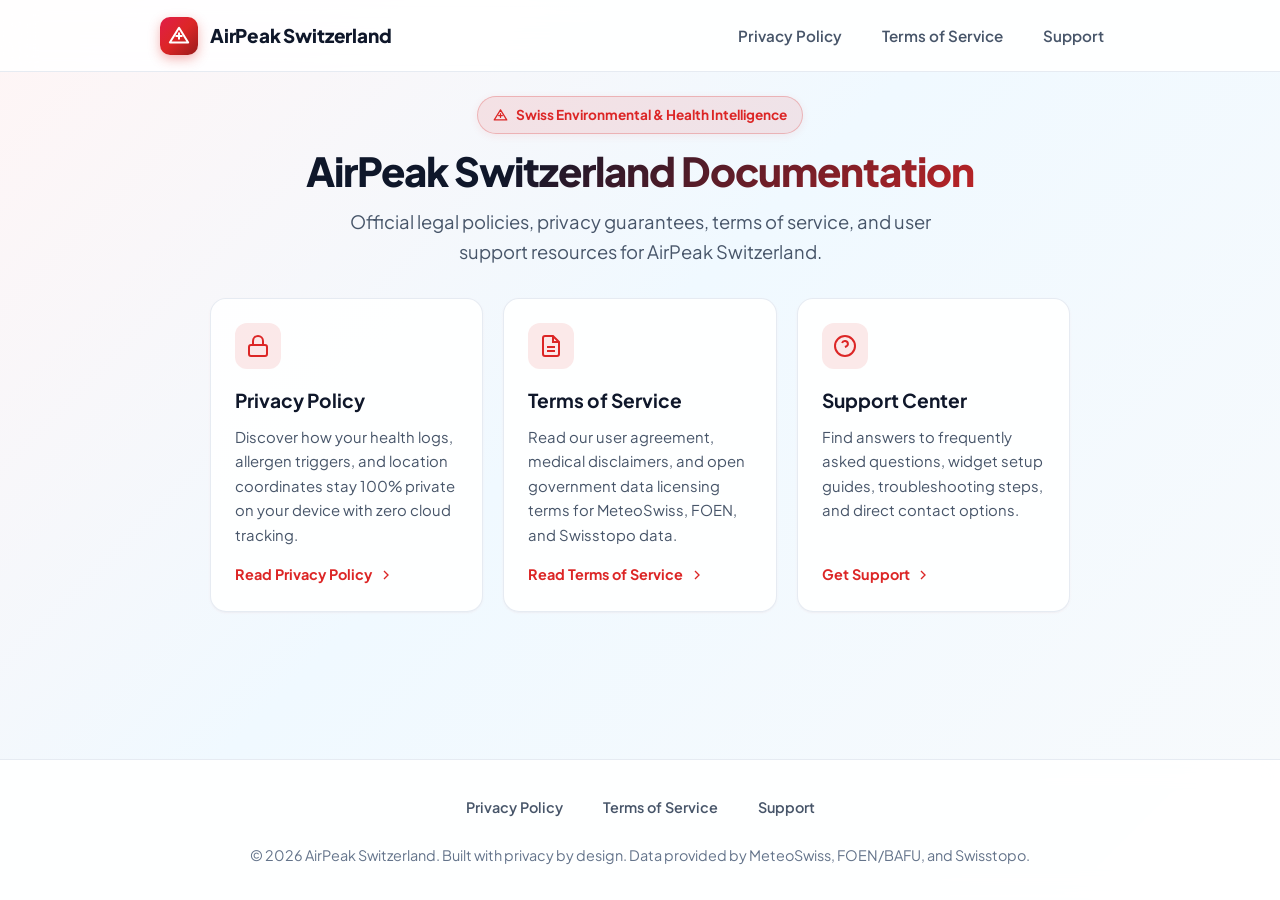
<file: index.html>
<!DOCTYPE html>
<html lang="en">
<head>
  <meta charset="UTF-8">
  <meta name="viewport" content="width=device-width, initial-scale=1.0">
  <title>AirPeak Switzerland - Official Legal & Support Hub</title>
  <meta name="description" content="Official documentation, Privacy Policy, Terms of Service, and Support Center for AirPeak Switzerland iOS App.">
  <link rel="stylesheet" href="styles.css">
  <link rel="preconnect" href="https://fonts.googleapis.com">
  <link rel="preconnect" href="https://fonts.gstatic.com" crossorigin>
  <link href="https://fonts.googleapis.com/css2?family=Plus+Jakarta+Sans:wght@400;500;600;700;800&display=swap" rel="stylesheet">
</head>
<body>

  <header>
    <div class="nav-container">
      <a href="index.html" class="brand">
        <div class="brand-icon">
          <svg viewBox="0 0 24 24" fill="none" stroke="white" stroke-width="2.2" stroke-linecap="round" stroke-linejoin="round">
            <path d="M12 3L2 19h20L12 3z"/>
            <path d="M12 9v6M9 12h6"/>
          </svg>
        </div>
        <span>AirPeak Switzerland</span>
      </a>
      <button class="mobile-toggle" id="mobile-toggle" aria-label="Toggle navigation menu">
        <svg viewBox="0 0 24 24">
          <line x1="3" y1="12" x2="21" y2="12"/>
          <line x1="3" y1="6" x2="21" y2="6"/>
          <line x1="3" y1="18" x2="21" y2="18"/>
        </svg>
      </button>
      <nav>
        <ul class="nav-links" id="nav-links">
          <li><a href="privacy.html">Privacy Policy</a></li>
          <li><a href="terms.html">Terms of Service</a></li>
          <li><a href="support.html">Support</a></li>
        </ul>
      </nav>
    </div>
  </header>

  <main>
    <section class="hero-section">
      <div class="badge">
        <svg viewBox="0 0 24 24" fill="none" stroke="currentColor" stroke-width="2" stroke-linecap="round" stroke-linejoin="round">
          <path d="M12 3L2 19h20L12 3z"/>
          <path d="M12 9v6M9 12h6"/>
        </svg>
        Swiss Environmental & Health Intelligence
      </div>
      <h1 class="hero-title">AirPeak Switzerland Documentation</h1>
      <p class="hero-subtitle">Official legal policies, privacy guarantees, terms of service, and user support resources for AirPeak Switzerland.</p>
    </section>

    <div class="cards-grid">
      <a href="privacy.html" class="nav-card">
        <div class="nav-card-icon">
          <svg viewBox="0 0 24 24">
            <rect x="3" y="11" width="18" height="11" rx="2" ry="2"/>
            <path d="M7 11V7a5 5 0 0 1 10 0v4"/>
          </svg>
        </div>
        <h3>Privacy Policy</h3>
        <p>Discover how your health logs, allergen triggers, and location coordinates stay 100% private on your device with zero cloud tracking.</p>
        <div class="nav-card-link">
          Read Privacy Policy
          <svg viewBox="0 0 24 24"><polyline points="9 18 15 12 9 6"/></svg>
        </div>
      </a>

      <a href="terms.html" class="nav-card">
        <div class="nav-card-icon">
          <svg viewBox="0 0 24 24">
            <path d="M14 2H6a2 2 0 0 0-2 2v16a2 2 0 0 0 2 2h12a2 2 0 0 0 2-2V8z"/>
            <polyline points="14 2 14 8 20 8"/>
            <line x1="16" y1="13" x2="8" y2="13"/>
            <line x1="16" y1="17" x2="8" y2="17"/>
          </svg>
        </div>
        <h3>Terms of Service</h3>
        <p>Read our user agreement, medical disclaimers, and open government data licensing terms for MeteoSwiss, FOEN, and Swisstopo data.</p>
        <div class="nav-card-link">
          Read Terms of Service
          <svg viewBox="0 0 24 24"><polyline points="9 18 15 12 9 6"/></svg>
        </div>
      </a>

      <a href="support.html" class="nav-card">
        <div class="nav-card-icon">
          <svg viewBox="0 0 24 24">
            <circle cx="12" cy="12" r="10"/>
            <path d="M9.09 9a3 3 0 0 1 5.83 1c0 2-3 3-3 3"/>
            <line x1="12" y1="17" x2="12.01" y2="17"/>
          </svg>
        </div>
        <h3>Support Center</h3>
        <p>Find answers to frequently asked questions, widget setup guides, troubleshooting steps, and direct contact options.</p>
        <div class="nav-card-link">
          Get Support
          <svg viewBox="0 0 24 24"><polyline points="9 18 15 12 9 6"/></svg>
        </div>
      </a>
    </div>
  </main>

  <footer>
    <div class="footer-container">
      <div class="footer-links">
        <a href="privacy.html">Privacy Policy</a>
        <a href="terms.html">Terms of Service</a>
        <a href="support.html">Support</a>
      </div>
      <p>&copy; 2026 AirPeak Switzerland. Built with privacy by design. Data provided by MeteoSwiss, FOEN/BAFU, and Swisstopo.</p>
    </div>
  </footer>

  <script>
    const toggleBtn = document.getElementById('mobile-toggle');
    const navLinks = document.getElementById('nav-links');
    if (toggleBtn && navLinks) {
      toggleBtn.addEventListener('click', () => {
        navLinks.classList.toggle('open');
      });
    }
  </script>
</body>
</html>
</file>
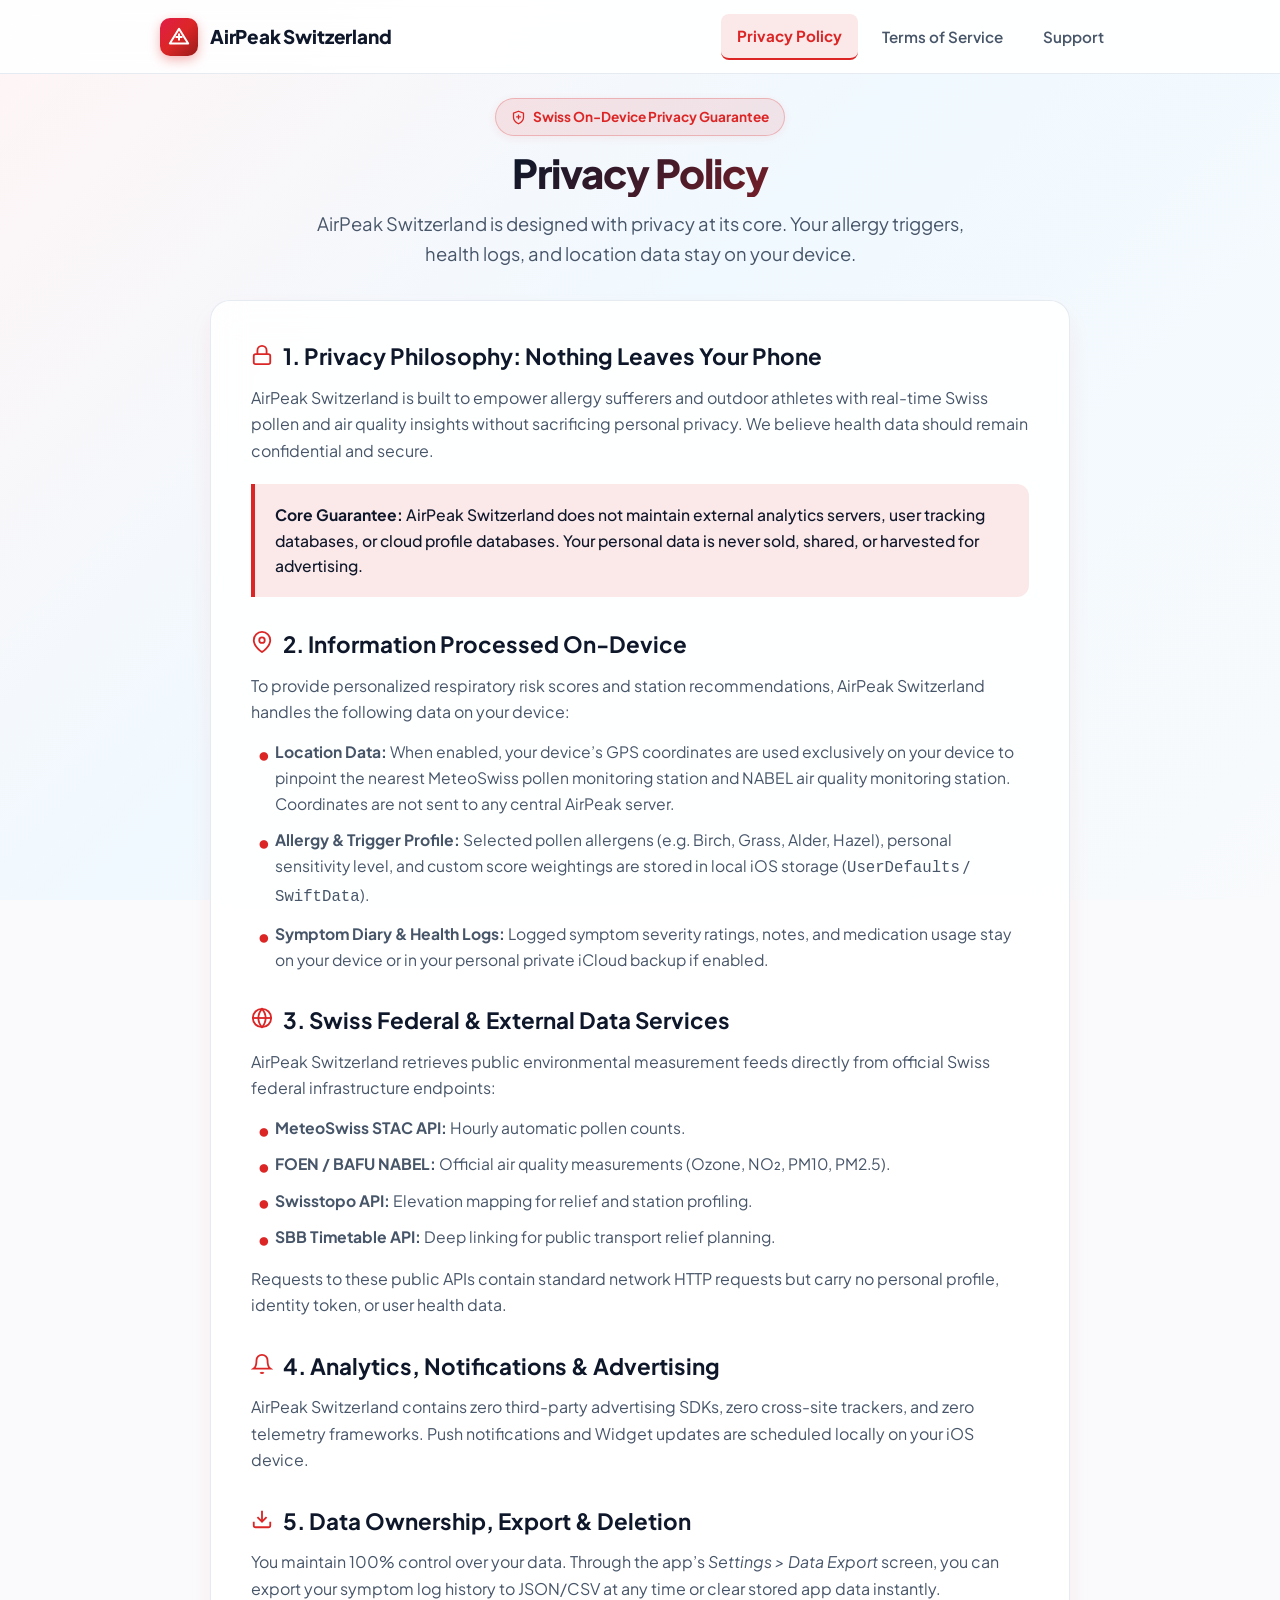
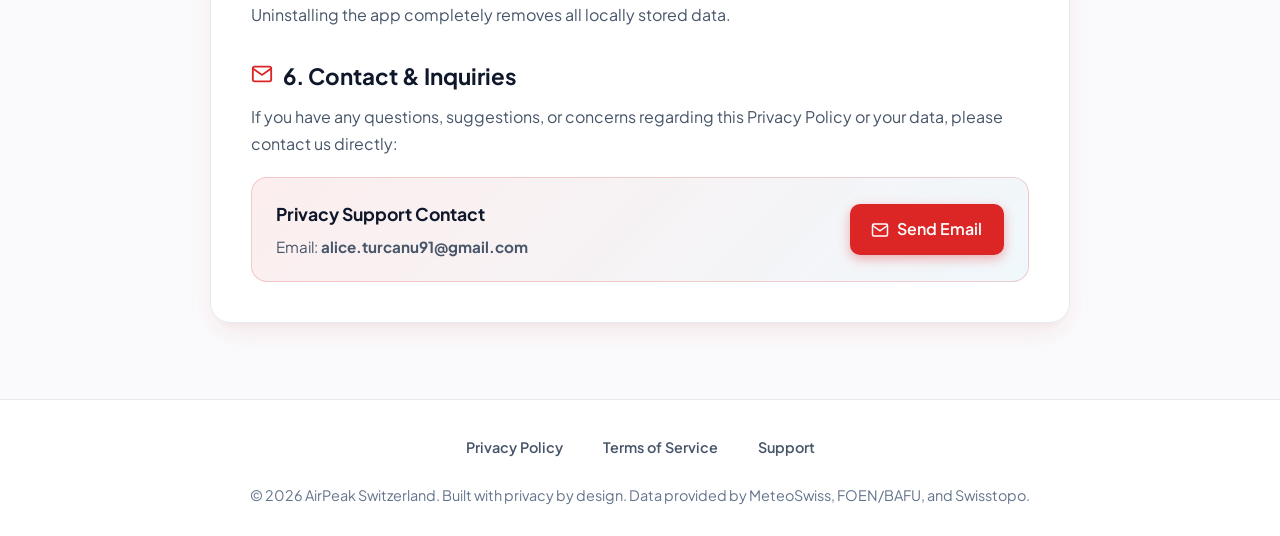
<file: privacy.html>
<!DOCTYPE html>
<html lang="en">
<head>
  <meta charset="UTF-8">
  <meta name="viewport" content="width=device-width, initial-scale=1.0">
  <title>Privacy Policy - AirPeak Switzerland</title>
  <meta name="description" content="Privacy Policy for AirPeak Switzerland. Discover how your health, allergy, and location data stay private and secure on your device.">
  <link rel="stylesheet" href="styles.css">
  <link rel="preconnect" href="https://fonts.googleapis.com">
  <link rel="preconnect" href="https://fonts.gstatic.com" crossorigin>
  <link href="https://fonts.googleapis.com/css2?family=Plus+Jakarta+Sans:wght@400;500;600;700;800&display=swap" rel="stylesheet">
</head>
<body>

  <header>
    <div class="nav-container">
      <a href="index.html" class="brand">
        <div class="brand-icon">
          <svg viewBox="0 0 24 24" fill="none" stroke="white" stroke-width="2.2" stroke-linecap="round" stroke-linejoin="round">
            <path d="M12 3L2 19h20L12 3z"/>
            <path d="M12 9v6M9 12h6"/>
          </svg>
        </div>
        <span>AirPeak Switzerland</span>
      </a>
      <button class="mobile-toggle" id="mobile-toggle" aria-label="Toggle navigation menu">
        <svg viewBox="0 0 24 24">
          <line x1="3" y1="12" x2="21" y2="12"/>
          <line x1="3" y1="6" x2="21" y2="6"/>
          <line x1="3" y1="18" x2="21" y2="18"/>
        </svg>
      </button>
      <nav>
        <ul class="nav-links" id="nav-links">
          <li><a href="privacy.html" class="active">Privacy Policy</a></li>
          <li><a href="terms.html">Terms of Service</a></li>
          <li><a href="support.html">Support</a></li>
        </ul>
      </nav>
    </div>
  </header>

  <main>
    <section class="hero-section">
      <div class="badge">
        <svg viewBox="0 0 24 24" fill="none" stroke="currentColor" stroke-width="2" stroke-linecap="round" stroke-linejoin="round">
          <path d="M12 22s8-4 8-10V5l-8-3-8 3v7c0 6 8 10 8 10z"/>
          <path d="M12 8v6M9 11h6"/>
        </svg>
        Swiss On-Device Privacy Guarantee
      </div>
      <h1 class="hero-title">Privacy Policy</h1>
      <p class="hero-subtitle">AirPeak Switzerland is designed with privacy at its core. Your allergy triggers, health logs, and location data stay on your device.</p>
    </section>

    <div class="content-card">
      <div class="section-block">
        <h2>
          <svg viewBox="0 0 24 24" fill="none" stroke="currentColor" stroke-width="2">
            <rect x="3" y="11" width="18" height="11" rx="2" ry="2"/>
            <path d="M7 11V7a5 5 0 0 1 10 0v4"/>
          </svg>
          1. Privacy Philosophy: Nothing Leaves Your Phone
        </h2>
        <p>AirPeak Switzerland is built to empower allergy sufferers and outdoor athletes with real-time Swiss pollen and air quality insights without sacrificing personal privacy. We believe health data should remain confidential and secure.</p>
        <div class="highlight-box">
          <p><strong>Core Guarantee:</strong> AirPeak Switzerland does not maintain external analytics servers, user tracking databases, or cloud profile databases. Your personal data is never sold, shared, or harvested for advertising.</p>
        </div>
      </div>

      <div class="section-block">
        <h2>
          <svg viewBox="0 0 24 24" fill="none" stroke="currentColor" stroke-width="2">
            <path d="M21 10c0 7-9 13-9 13s-9-6-9-13a9 9 0 0 1 18 0z"/>
            <circle cx="12" cy="10" r="3"/>
          </svg>
          2. Information Processed On-Device
        </h2>
        <p>To provide personalized respiratory risk scores and station recommendations, AirPeak Switzerland handles the following data on your device:</p>
        <ul>
          <li><strong>Location Data:</strong> When enabled, your device’s GPS coordinates are used exclusively on your device to pinpoint the nearest MeteoSwiss pollen monitoring station and NABEL air quality monitoring station. Coordinates are not sent to any central AirPeak server.</li>
          <li><strong>Allergy & Trigger Profile:</strong> Selected pollen allergens (e.g. Birch, Grass, Alder, Hazel), personal sensitivity level, and custom score weightings are stored in local iOS storage (<code>UserDefaults</code> / <code>SwiftData</code>).</li>
          <li><strong>Symptom Diary & Health Logs:</strong> Logged symptom severity ratings, notes, and medication usage stay on your device or in your personal private iCloud backup if enabled.</li>
        </ul>
      </div>

      <div class="section-block">
        <h2>
          <svg viewBox="0 0 24 24" fill="none" stroke="currentColor" stroke-width="2">
            <circle cx="12" cy="12" r="10"/>
            <line x1="2" y1="12" x2="22" y2="12"/>
            <path d="M12 2a15.3 15.3 0 0 1 4 10 15.3 15.3 0 0 1-4 10 15.3 15.3 0 0 1-4-10 15.3 15.3 0 0 1 4-10z"/>
          </svg>
          3. Swiss Federal & External Data Services
        </h2>
        <p>AirPeak Switzerland retrieves public environmental measurement feeds directly from official Swiss federal infrastructure endpoints:</p>
        <ul>
          <li><strong>MeteoSwiss STAC API:</strong> Hourly automatic pollen counts.</li>
          <li><strong>FOEN / BAFU NABEL:</strong> Official air quality measurements (Ozone, NO₂, PM10, PM2.5).</li>
          <li><strong>Swisstopo API:</strong> Elevation mapping for relief and station profiling.</li>
          <li><strong>SBB Timetable API:</strong> Deep linking for public transport relief planning.</li>
        </ul>
        <p>Requests to these public APIs contain standard network HTTP requests but carry no personal profile, identity token, or user health data.</p>
      </div>

      <div class="section-block">
        <h2>
          <svg viewBox="0 0 24 24" fill="none" stroke="currentColor" stroke-width="2">
            <path d="M18 8A6 6 0 0 0 6 8c0 7-3 9-3 9h18s-3-2-3-9"/>
            <path d="M13.73 21a2 2 0 0 1-3.46 0"/>
          </svg>
          4. Analytics, Notifications & Advertising
        </h2>
        <p>AirPeak Switzerland contains zero third-party advertising SDKs, zero cross-site trackers, and zero telemetry frameworks. Push notifications and Widget updates are scheduled locally on your iOS device.</p>
      </div>

      <div class="section-block">
        <h2>
          <svg viewBox="0 0 24 24" fill="none" stroke="currentColor" stroke-width="2">
            <path d="M21 15v4a2 2 0 0 1-2 2H5a2 2 0 0 1-2-2v-4"/>
            <polyline points="7 10 12 15 17 10"/>
            <line x1="12" y1="15" x2="12" y2="3"/>
          </svg>
          5. Data Ownership, Export & Deletion
        </h2>
        <p>You maintain 100% control over your data. Through the app’s <em>Settings &gt; Data Export</em> screen, you can export your symptom log history to JSON/CSV at any time or clear stored app data instantly. Uninstalling the app completely removes all locally stored data.</p>
      </div>

      <div class="section-block">
        <h2>
          <svg viewBox="0 0 24 24" fill="none" stroke="currentColor" stroke-width="2">
            <path d="M4 4h16c1.1 0 2 .9 2 2v12c0 1.1-.9 2-2 2H4c-1.1 0-2-.9-2-2V6c0-1.1.9-2 2-2z"/>
            <polyline points="22,6 12,13 2,6"/>
          </svg>
          6. Contact & Inquiries
        </h2>
        <p>If you have any questions, suggestions, or concerns regarding this Privacy Policy or your data, please contact us directly:</p>

        <div class="contact-card">
          <div class="contact-info">
            <h3>Privacy Support Contact</h3>
            <p>Email: <strong>alice.turcanu91@gmail.com</strong></p>
          </div>
          <a href="mailto:alice.turcanu91@gmail.com?subject=AirPeak%20Switzerland%20Privacy%20Inquiry" class="contact-btn">
            <svg viewBox="0 0 24 24">
              <path d="M4 4h16c1.1 0 2 .9 2 2v12c0 1.1-.9 2-2 2H4c-1.1 0-2-.9-2-2V6c0-1.1.9-2 2-2z"/>
              <polyline points="22,6 12,13 2,6"/>
            </svg>
            Send Email
          </a>
        </div>
      </div>
    </div>
  </main>

  <footer>
    <div class="footer-container">
      <div class="footer-links">
        <a href="privacy.html">Privacy Policy</a>
        <a href="terms.html">Terms of Service</a>
        <a href="support.html">Support</a>
      </div>
      <p>&copy; 2026 AirPeak Switzerland. Built with privacy by design. Data provided by MeteoSwiss, FOEN/BAFU, and Swisstopo.</p>
    </div>
  </footer>

  <script>
    const toggleBtn = document.getElementById('mobile-toggle');
    const navLinks = document.getElementById('nav-links');
    if (toggleBtn && navLinks) {
      toggleBtn.addEventListener('click', () => {
        navLinks.classList.toggle('open');
      });
    }
  </script>
</body>
</html>
</file>
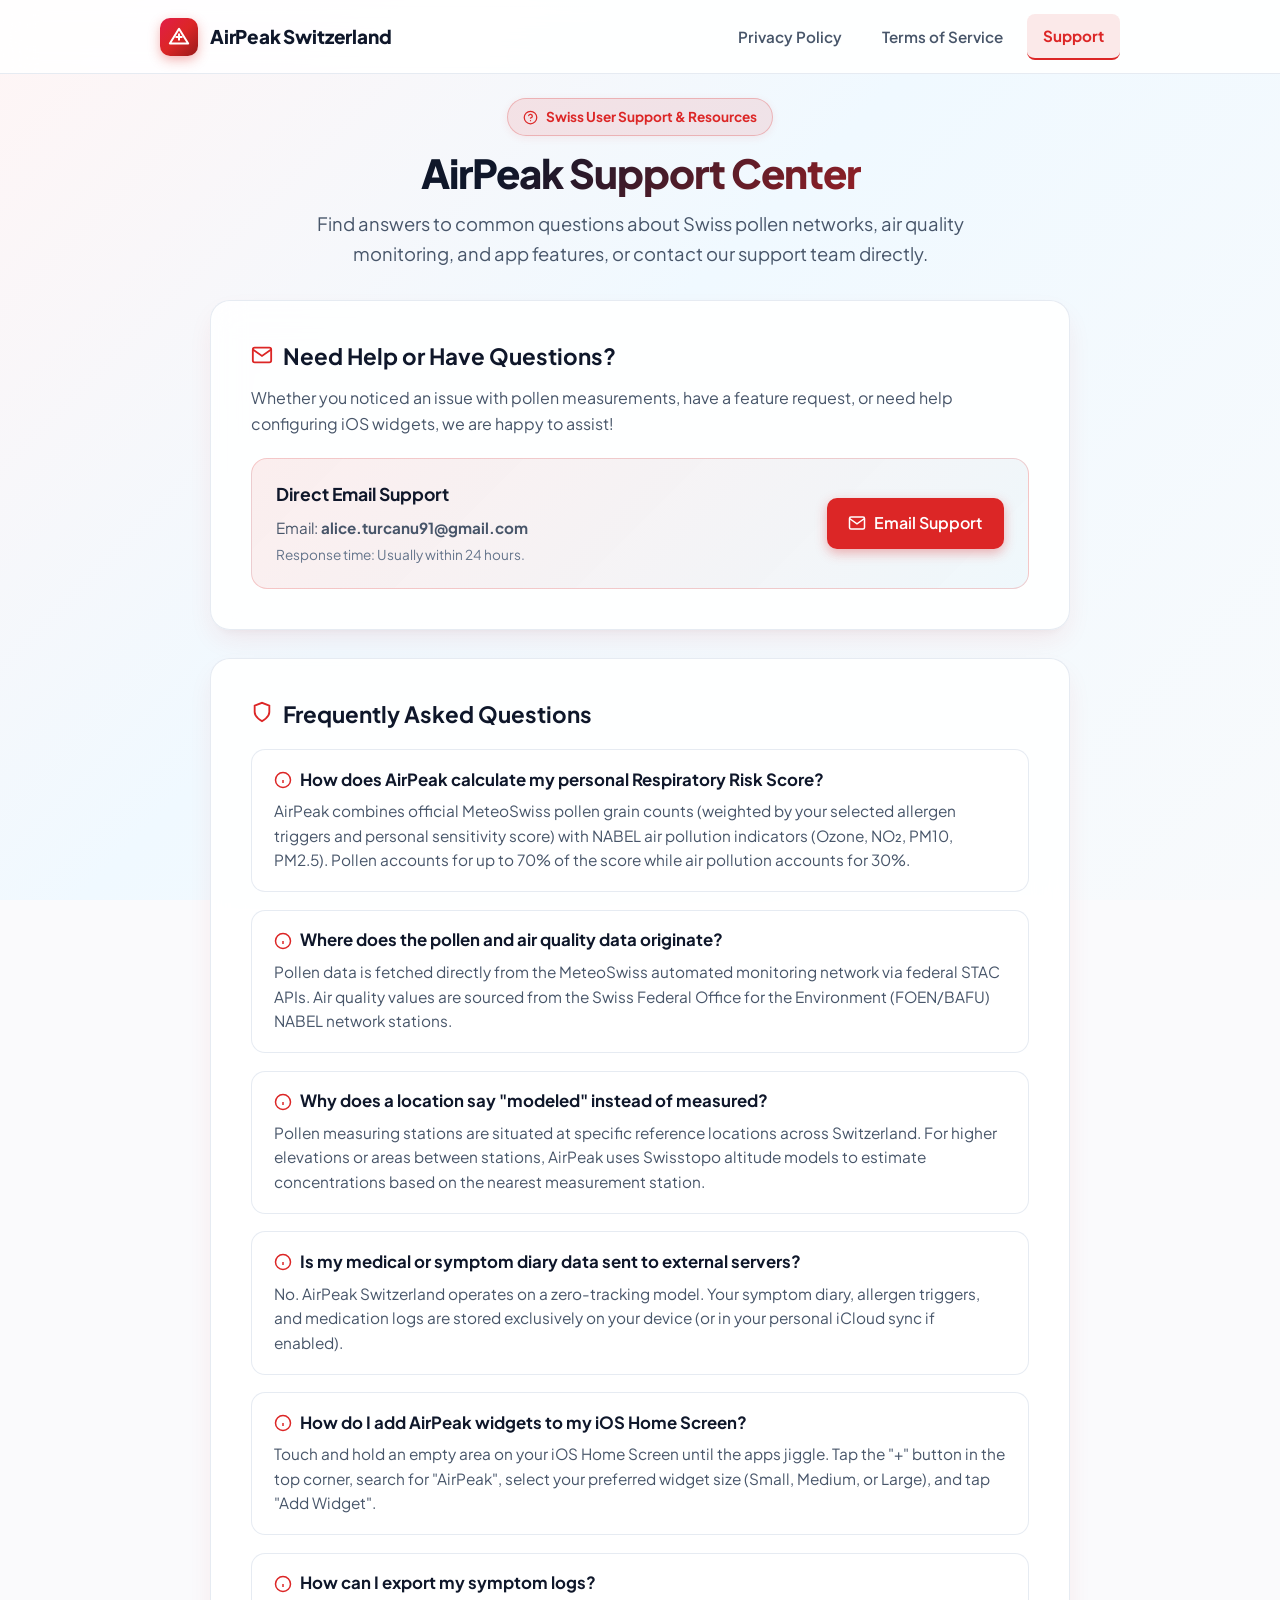
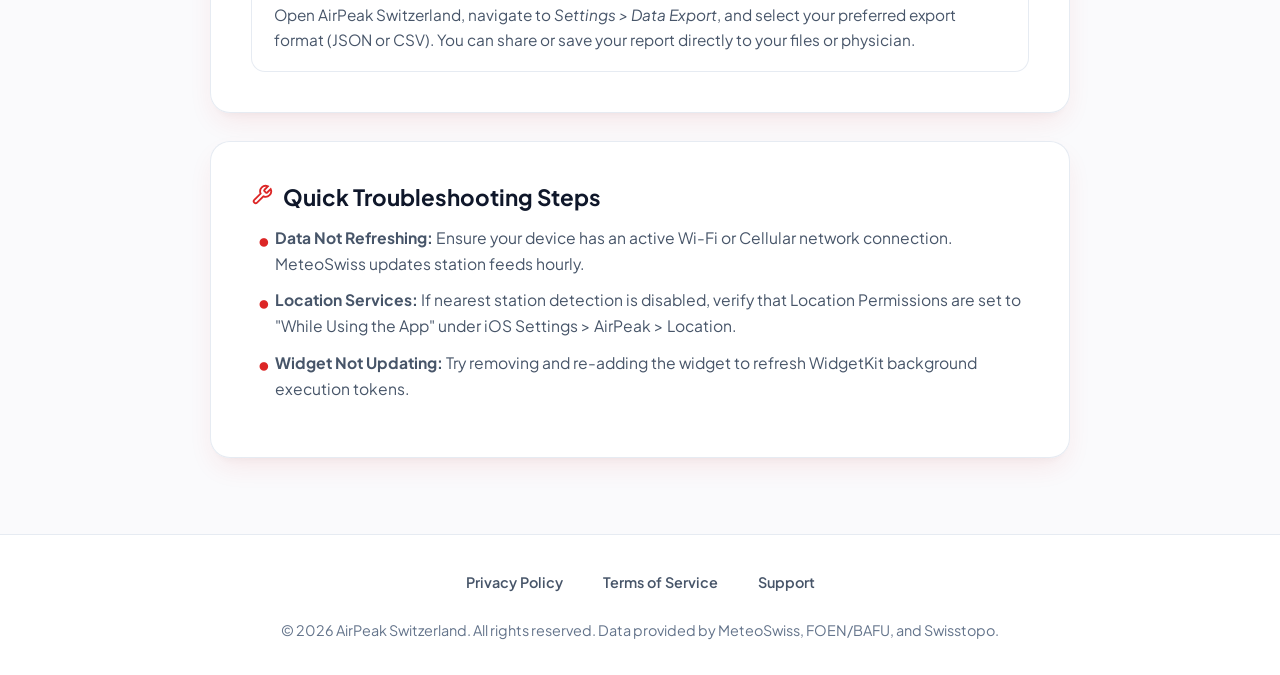
<file: support.html>
<!DOCTYPE html>
<html lang="en">
<head>
  <meta charset="UTF-8">
  <meta name="viewport" content="width=device-width, initial-scale=1.0">
  <title>Support Center - AirPeak Switzerland</title>
  <meta name="description" content="Get support for AirPeak Switzerland. FAQs, troubleshooting guides, pollen data information, and direct contact with the developer.">
  <link rel="stylesheet" href="styles.css">
  <link rel="preconnect" href="https://fonts.googleapis.com">
  <link rel="preconnect" href="https://fonts.gstatic.com" crossorigin>
  <link href="https://fonts.googleapis.com/css2?family=Plus+Jakarta+Sans:wght@400;500;600;700;800&display=swap" rel="stylesheet">
</head>
<body>

  <header>
    <div class="nav-container">
      <a href="index.html" class="brand">
        <div class="brand-icon">
          <svg viewBox="0 0 24 24" fill="none" stroke="white" stroke-width="2.2" stroke-linecap="round" stroke-linejoin="round">
            <path d="M12 3L2 19h20L12 3z"/>
            <path d="M12 9v6M9 12h6"/>
          </svg>
        </div>
        <span>AirPeak Switzerland</span>
      </a>
      <button class="mobile-toggle" id="mobile-toggle" aria-label="Toggle navigation menu">
        <svg viewBox="0 0 24 24">
          <line x1="3" y1="12" x2="21" y2="12"/>
          <line x1="3" y1="6" x2="21" y2="6"/>
          <line x1="3" y1="18" x2="21" y2="18"/>
        </svg>
      </button>
      <nav>
        <ul class="nav-links" id="nav-links">
          <li><a href="privacy.html">Privacy Policy</a></li>
          <li><a href="terms.html">Terms of Service</a></li>
          <li><a href="support.html" class="active">Support</a></li>
        </ul>
      </nav>
    </div>
  </header>

  <main>
    <section class="hero-section">
      <div class="badge">
        <svg viewBox="0 0 24 24" fill="none" stroke="currentColor" stroke-width="2" stroke-linecap="round" stroke-linejoin="round">
          <circle cx="12" cy="12" r="10"/>
          <path d="M9.09 9a3 3 0 0 1 5.83 1c0 2-3 3-3 3"/>
          <line x1="12" y1="17" x2="12.01" y2="17"/>
        </svg>
        Swiss User Support & Resources
      </div>
      <h1 class="hero-title">AirPeak Support Center</h1>
      <p class="hero-subtitle">Find answers to common questions about Swiss pollen networks, air quality monitoring, and app features, or contact our support team directly.</p>
    </section>

    <!-- Direct Contact Card -->
    <div class="content-card">
      <div class="section-block">
        <h2>
          <svg viewBox="0 0 24 24" fill="none" stroke="currentColor" stroke-width="2">
            <path d="M4 4h16c1.1 0 2 .9 2 2v12c0 1.1-.9 2-2 2H4c-1.1 0-2-.9-2-2V6c0-1.1.9-2 2-2z"/>
            <polyline points="22,6 12,13 2,6"/>
          </svg>
          Need Help or Have Questions?
        </h2>
        <p>Whether you noticed an issue with pollen measurements, have a feature request, or need help configuring iOS widgets, we are happy to assist!</p>
        
        <div class="contact-card">
          <div class="contact-info">
            <h3>Direct Email Support</h3>
            <p>Email: <strong>alice.turcanu91@gmail.com</strong></p>
            <p style="font-size: 0.85rem; color: var(--text-subtle); margin-top: 0.25rem;">Response time: Usually within 24 hours.</p>
          </div>
          <a href="mailto:alice.turcanu91@gmail.com?subject=AirPeak%20Switzerland%20Support%20Request" class="contact-btn">
            <svg viewBox="0 0 24 24">
              <path d="M4 4h16c1.1 0 2 .9 2 2v12c0 1.1-.9 2-2 2H4c-1.1 0-2-.9-2-2V6c0-1.1.9-2 2-2z"/>
              <polyline points="22,6 12,13 2,6"/>
            </svg>
            Email Support
          </a>
        </div>
      </div>
    </div>

    <!-- FAQ Section -->
    <div class="content-card">
      <div class="section-block">
        <h2>
          <svg viewBox="0 0 24 24" fill="none" stroke="currentColor" stroke-width="2">
            <path d="M12 22s8-4 8-10V5l-8-3-8 3v7c0 6 8 10 8 10z"/>
          </svg>
          Frequently Asked Questions
        </h2>

        <div class="faq-grid">
          <div class="faq-item">
            <div class="faq-question">
              <svg viewBox="0 0 24 24" fill="none" stroke="currentColor" stroke-width="2">
                <circle cx="12" cy="12" r="10"/>
                <line x1="12" y1="16" x2="12" y2="12"/>
                <line x1="12" y1="8" x2="12.01" y2="8"/>
              </svg>
              How does AirPeak calculate my personal Respiratory Risk Score?
            </div>
            <div class="faq-answer">
              AirPeak combines official MeteoSwiss pollen grain counts (weighted by your selected allergen triggers and personal sensitivity score) with NABEL air pollution indicators (Ozone, NO₂, PM10, PM2.5). Pollen accounts for up to 70% of the score while air pollution accounts for 30%.
            </div>
          </div>

          <div class="faq-item">
            <div class="faq-question">
              <svg viewBox="0 0 24 24" fill="none" stroke="currentColor" stroke-width="2">
                <circle cx="12" cy="12" r="10"/>
                <line x1="12" y1="16" x2="12" y2="12"/>
                <line x1="12" y1="8" x2="12.01" y2="8"/>
              </svg>
              Where does the pollen and air quality data originate?
            </div>
            <div class="faq-answer">
              Pollen data is fetched directly from the MeteoSwiss automated monitoring network via federal STAC APIs. Air quality values are sourced from the Swiss Federal Office for the Environment (FOEN/BAFU) NABEL network stations.
            </div>
          </div>

          <div class="faq-item">
            <div class="faq-question">
              <svg viewBox="0 0 24 24" fill="none" stroke="currentColor" stroke-width="2">
                <circle cx="12" cy="12" r="10"/>
                <line x1="12" y1="16" x2="12" y2="12"/>
                <line x1="12" y1="8" x2="12.01" y2="8"/>
              </svg>
              Why does a location say "modeled" instead of measured?
            </div>
            <div class="faq-answer">
              Pollen measuring stations are situated at specific reference locations across Switzerland. For higher elevations or areas between stations, AirPeak uses Swisstopo altitude models to estimate concentrations based on the nearest measurement station.
            </div>
          </div>

          <div class="faq-item">
            <div class="faq-question">
              <svg viewBox="0 0 24 24" fill="none" stroke="currentColor" stroke-width="2">
                <circle cx="12" cy="12" r="10"/>
                <line x1="12" y1="16" x2="12" y2="12"/>
                <line x1="12" y1="8" x2="12.01" y2="8"/>
              </svg>
              Is my medical or symptom diary data sent to external servers?
            </div>
            <div class="faq-answer">
              No. AirPeak Switzerland operates on a zero-tracking model. Your symptom diary, allergen triggers, and medication logs are stored exclusively on your device (or in your personal iCloud sync if enabled).
            </div>
          </div>

          <div class="faq-item">
            <div class="faq-question">
              <svg viewBox="0 0 24 24" fill="none" stroke="currentColor" stroke-width="2">
                <circle cx="12" cy="12" r="10"/>
                <line x1="12" y1="16" x2="12" y2="12"/>
                <line x1="12" y1="8" x2="12.01" y2="8"/>
              </svg>
              How do I add AirPeak widgets to my iOS Home Screen?
            </div>
            <div class="faq-answer">
              Touch and hold an empty area on your iOS Home Screen until the apps jiggle. Tap the "+" button in the top corner, search for "AirPeak", select your preferred widget size (Small, Medium, or Large), and tap "Add Widget".
            </div>
          </div>

          <div class="faq-item">
            <div class="faq-question">
              <svg viewBox="0 0 24 24" fill="none" stroke="currentColor" stroke-width="2">
                <circle cx="12" cy="12" r="10"/>
                <line x1="12" y1="16" x2="12" y2="12"/>
                <line x1="12" y1="8" x2="12.01" y2="8"/>
              </svg>
              How can I export my symptom logs?
            </div>
            <div class="faq-answer">
              Open AirPeak Switzerland, navigate to <em>Settings &gt; Data Export</em>, and select your preferred export format (JSON or CSV). You can share or save your report directly to your files or physician.
            </div>
          </div>
        </div>
      </div>
    </div>

    <!-- Troubleshooting Guide -->
    <div class="content-card">
      <div class="section-block">
        <h2>
          <svg viewBox="0 0 24 24" fill="none" stroke="currentColor" stroke-width="2">
            <path d="M14.7 6.3a1 1 0 0 0 0 1.4l1.6 1.6a1 1 0 0 0 1.4 0l3.77-3.77a6 6 0 0 1-7.94 7.94l-6.91 6.91a2.12 2.12 0 0 1-3-3l6.91-6.91a6 6 0 0 1 7.94-7.94l-3.76 3.76z"/>
          </svg>
          Quick Troubleshooting Steps
        </h2>
        <ul>
          <li><strong>Data Not Refreshing:</strong> Ensure your device has an active Wi-Fi or Cellular network connection. MeteoSwiss updates station feeds hourly.</li>
          <li><strong>Location Services:</strong> If nearest station detection is disabled, verify that Location Permissions are set to "While Using the App" under iOS Settings &gt; AirPeak &gt; Location.</li>
          <li><strong>Widget Not Updating:</strong> Try removing and re-adding the widget to refresh WidgetKit background execution tokens.</li>
        </ul>
      </div>
    </div>
  </main>

  <footer>
    <div class="footer-container">
      <div class="footer-links">
        <a href="privacy.html">Privacy Policy</a>
        <a href="terms.html">Terms of Service</a>
        <a href="support.html">Support</a>
      </div>
      <p>&copy; 2026 AirPeak Switzerland. All rights reserved. Data provided by MeteoSwiss, FOEN/BAFU, and Swisstopo.</p>
    </div>
  </footer>

  <script>
    const toggleBtn = document.getElementById('mobile-toggle');
    const navLinks = document.getElementById('nav-links');
    if (toggleBtn && navLinks) {
      toggleBtn.addEventListener('click', () => {
        navLinks.classList.toggle('open');
      });
    }
  </script>
</body>
</html>
</file>
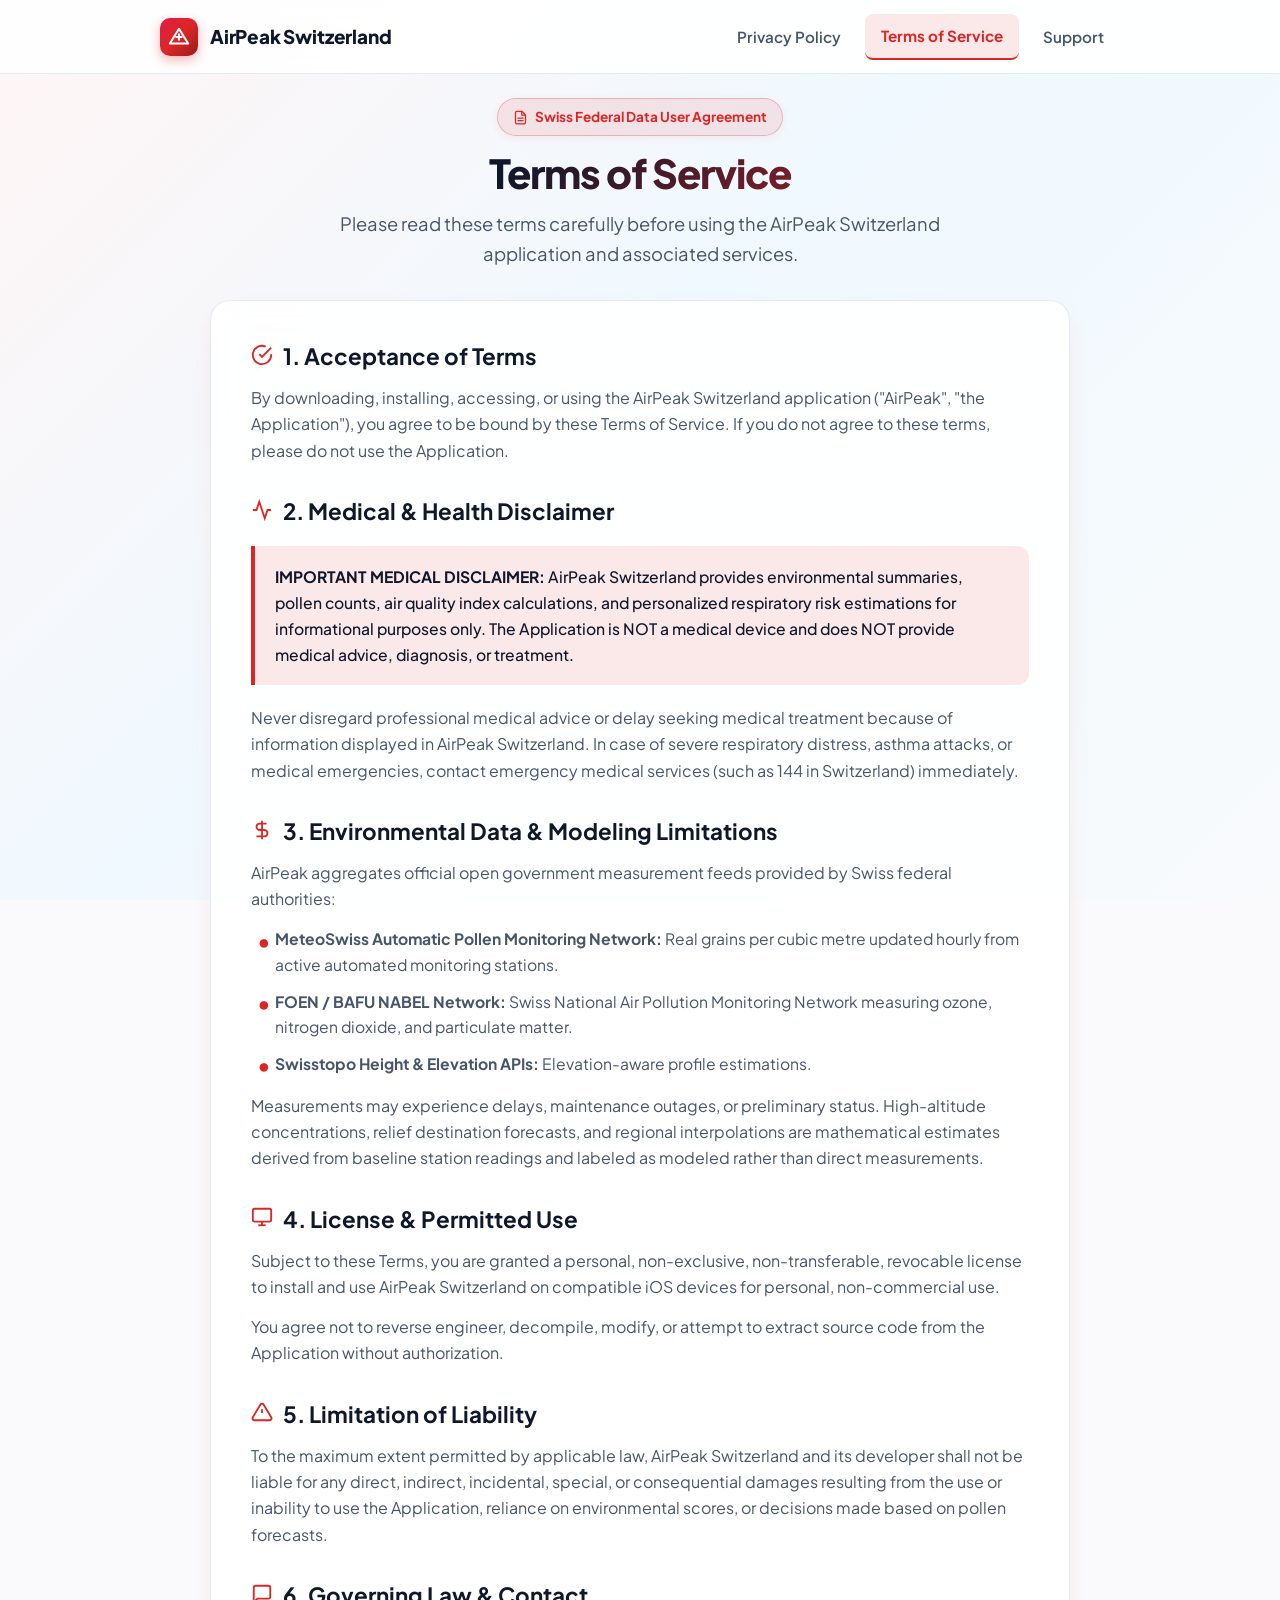
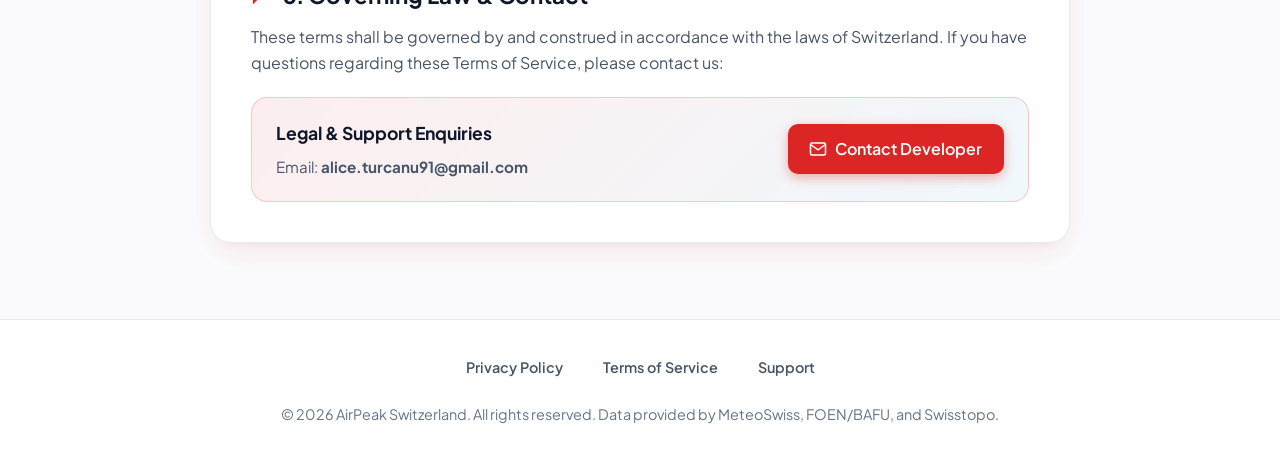
<file: terms.html>
<!DOCTYPE html>
<html lang="en">
<head>
  <meta charset="UTF-8">
  <meta name="viewport" content="width=device-width, initial-scale=1.0">
  <title>Terms of Service - AirPeak Switzerland</title>
  <meta name="description" content="Terms of Service for AirPeak Switzerland. Understand data usage, disclaimers, and service terms for our Swiss air quality and pollen dashboard.">
  <link rel="stylesheet" href="styles.css">
  <link rel="preconnect" href="https://fonts.googleapis.com">
  <link rel="preconnect" href="https://fonts.gstatic.com" crossorigin>
  <link href="https://fonts.googleapis.com/css2?family=Plus+Jakarta+Sans:wght@400;500;600;700;800&display=swap" rel="stylesheet">
</head>
<body>

  <header>
    <div class="nav-container">
      <a href="index.html" class="brand">
        <div class="brand-icon">
          <svg viewBox="0 0 24 24" fill="none" stroke="white" stroke-width="2.2" stroke-linecap="round" stroke-linejoin="round">
            <path d="M12 3L2 19h20L12 3z"/>
            <path d="M12 9v6M9 12h6"/>
          </svg>
        </div>
        <span>AirPeak Switzerland</span>
      </a>
      <button class="mobile-toggle" id="mobile-toggle" aria-label="Toggle navigation menu">
        <svg viewBox="0 0 24 24">
          <line x1="3" y1="12" x2="21" y2="12"/>
          <line x1="3" y1="6" x2="21" y2="6"/>
          <line x1="3" y1="18" x2="21" y2="18"/>
        </svg>
      </button>
      <nav>
        <ul class="nav-links" id="nav-links">
          <li><a href="privacy.html">Privacy Policy</a></li>
          <li><a href="terms.html" class="active">Terms of Service</a></li>
          <li><a href="support.html">Support</a></li>
        </ul>
      </nav>
    </div>
  </header>

  <main>
    <section class="hero-section">
      <div class="badge">
        <svg viewBox="0 0 24 24" fill="none" stroke="currentColor" stroke-width="2" stroke-linecap="round" stroke-linejoin="round">
          <path d="M14 2H6a2 2 0 0 0-2 2v16a2 2 0 0 0 2 2h12a2 2 0 0 0 2-2V8z"/>
          <polyline points="14 2 14 8 20 8"/>
          <line x1="16" y1="13" x2="8" y2="13"/>
          <line x1="16" y1="17" x2="8" y2="17"/>
        </svg>
        Swiss Federal Data User Agreement
      </div>
      <h1 class="hero-title">Terms of Service</h1>
      <p class="hero-subtitle">Please read these terms carefully before using the AirPeak Switzerland application and associated services.</p>
    </section>

    <div class="content-card">
      <div class="section-block">
        <h2>
          <svg viewBox="0 0 24 24" fill="none" stroke="currentColor" stroke-width="2">
            <path d="M22 11.08V12a10 10 0 1 1-5.93-9.14"/>
            <polyline points="22 4 12 14.01 9 11.01"/>
          </svg>
          1. Acceptance of Terms
        </h2>
        <p>By downloading, installing, accessing, or using the AirPeak Switzerland application ("AirPeak", "the Application"), you agree to be bound by these Terms of Service. If you do not agree to these terms, please do not use the Application.</p>
      </div>

      <div class="section-block">
        <h2>
          <svg viewBox="0 0 24 24" fill="none" stroke="currentColor" stroke-width="2">
            <path d="M22 12h-4l-3 9L9 3l-3 9H2"/>
          </svg>
          2. Medical & Health Disclaimer
        </h2>
        <div class="highlight-box">
          <p><strong>IMPORTANT MEDICAL DISCLAIMER:</strong> AirPeak Switzerland provides environmental summaries, pollen counts, air quality index calculations, and personalized respiratory risk estimations for informational purposes only. The Application is NOT a medical device and does NOT provide medical advice, diagnosis, or treatment.</p>
        </div>
        <p>Never disregard professional medical advice or delay seeking medical treatment because of information displayed in AirPeak Switzerland. In case of severe respiratory distress, asthma attacks, or medical emergencies, contact emergency medical services (such as 144 in Switzerland) immediately.</p>
      </div>

      <div class="section-block">
        <h2>
          <svg viewBox="0 0 24 24" fill="none" stroke="currentColor" stroke-width="2">
            <path d="M12 2v20M17 5H9.5a3.5 3.5 0 0 0 0 7h5a3.5 3.5 0 0 1 0 7H6"/>
          </svg>
          3. Environmental Data & Modeling Limitations
        </h2>
        <p>AirPeak aggregates official open government measurement feeds provided by Swiss federal authorities:</p>
        <ul>
          <li><strong>MeteoSwiss Automatic Pollen Monitoring Network:</strong> Real grains per cubic metre updated hourly from active automated monitoring stations.</li>
          <li><strong>FOEN / BAFU NABEL Network:</strong> Swiss National Air Pollution Monitoring Network measuring ozone, nitrogen dioxide, and particulate matter.</li>
          <li><strong>Swisstopo Height & Elevation APIs:</strong> Elevation-aware profile estimations.</li>
        </ul>
        <p>Measurements may experience delays, maintenance outages, or preliminary status. High-altitude concentrations, relief destination forecasts, and regional interpolations are mathematical estimates derived from baseline station readings and labeled as modeled rather than direct measurements.</p>
      </div>

      <div class="section-block">
        <h2>
          <svg viewBox="0 0 24 24" fill="none" stroke="currentColor" stroke-width="2">
            <rect x="2" y="3" width="20" height="14" rx="2" ry="2"/>
            <line x1="8" y1="21" x2="16" y2="21"/>
            <line x1="12" y1="17" x2="12" y2="21"/>
          </svg>
          4. License & Permitted Use
        </h2>
        <p>Subject to these Terms, you are granted a personal, non-exclusive, non-transferable, revocable license to install and use AirPeak Switzerland on compatible iOS devices for personal, non-commercial use.</p>
        <p>You agree not to reverse engineer, decompile, modify, or attempt to extract source code from the Application without authorization.</p>
      </div>

      <div class="section-block">
        <h2>
          <svg viewBox="0 0 24 24" fill="none" stroke="currentColor" stroke-width="2">
            <path d="M10.29 3.86L1.82 18a2 2 0 0 0 1.71 3h16.94a2 2 0 0 0 1.71-3L13.71 3.86a2 2 0 0 0-3.42 0z"/>
            <line x1="12" y1="9" x2="12" y2="13"/>
            <line x1="12" y1="17" x2="12.01" y2="17"/>
          </svg>
          5. Limitation of Liability
        </h2>
        <p>To the maximum extent permitted by applicable law, AirPeak Switzerland and its developer shall not be liable for any direct, indirect, incidental, special, or consequential damages resulting from the use or inability to use the Application, reliance on environmental scores, or decisions made based on pollen forecasts.</p>
      </div>

      <div class="section-block">
        <h2>
          <svg viewBox="0 0 24 24" fill="none" stroke="currentColor" stroke-width="2">
            <path d="M21 15a2 2 0 0 1-2 2H7l-4 4V5a2 2 0 0 1 2-2h14a2 2 0 0 1 2 2z"/>
          </svg>
          6. Governing Law & Contact
        </h2>
        <p>These terms shall be governed by and construed in accordance with the laws of Switzerland. If you have questions regarding these Terms of Service, please contact us:</p>

        <div class="contact-card">
          <div class="contact-info">
            <h3>Legal & Support Enquiries</h3>
            <p>Email: <strong>alice.turcanu91@gmail.com</strong></p>
          </div>
          <a href="mailto:alice.turcanu91@gmail.com?subject=AirPeak%20Switzerland%20Terms%20Inquiry" class="contact-btn">
            <svg viewBox="0 0 24 24">
              <path d="M4 4h16c1.1 0 2 .9 2 2v12c0 1.1-.9 2-2 2H4c-1.1 0-2-.9-2-2V6c0-1.1.9-2 2-2z"/>
              <polyline points="22,6 12,13 2,6"/>
            </svg>
            Contact Developer
          </a>
        </div>
      </div>
    </div>
  </main>

  <footer>
    <div class="footer-container">
      <div class="footer-links">
        <a href="privacy.html">Privacy Policy</a>
        <a href="terms.html">Terms of Service</a>
        <a href="support.html">Support</a>
      </div>
      <p>&copy; 2026 AirPeak Switzerland. All rights reserved. Data provided by MeteoSwiss, FOEN/BAFU, and Swisstopo.</p>
    </div>
  </footer>

  <script>
    const toggleBtn = document.getElementById('mobile-toggle');
    const navLinks = document.getElementById('nav-links');
    if (toggleBtn && navLinks) {
      toggleBtn.addEventListener('click', () => {
        navLinks.classList.toggle('open');
      });
    }
  </script>
</body>
</html>
</file>
<file: styles.css>
/* AirPeak Switzerland - Web Document Styles */

:root {
  --font-family: 'Plus Jakarta Sans', -apple-system, BlinkMacSystemFont, 'Segoe UI', Roboto, Helvetica, Arial, sans-serif;
  
  /* Swiss Color Palette - Light Mode */
  --swiss-red: #dc2626;
  --swiss-red-dark: #b91c1c;
  --swiss-red-light: #ef4444;
  --alpine-sky: #0284c7;

  --bg-color: #fafafc;
  --bg-gradient: linear-gradient(135deg, #fff5f5 0%, #f0f9ff 45%, #f8fafc 100%);
  --card-bg: rgba(255, 255, 255, 0.88);
  --card-border: rgba(226, 232, 240, 0.85);
  --text-main: #0f172a;
  --text-muted: #475569;
  --text-subtle: #64748b;
  
  /* Accents */
  --primary: #dc2626;
  --primary-hover: #b91c1c;
  --primary-glow: rgba(220, 38, 38, 0.10);
  --accent-teal: #0d9488;
  --accent-blue: #0284c7;
  --header-bg: rgba(255, 255, 255, 0.90);

  /* Shadows */
  --shadow-sm: 0 1px 3px 0 rgba(220, 38, 38, 0.04), 0 1px 2px -1px rgba(0, 0, 0, 0.05);
  --shadow-md: 0 4px 12px -2px rgba(220, 38, 38, 0.08), 0 2px 4px -2px rgba(0, 0, 0, 0.05);
  --shadow-lg: 0 12px 28px -6px rgba(220, 38, 38, 0.10), 0 8px 10px -6px rgba(0, 0, 0, 0.04);
}

@media (prefers-color-scheme: dark) {
  :root {
    --swiss-red: #ef4444;
    --swiss-red-dark: #dc2626;
    --swiss-red-light: #f87171;
    --alpine-sky: #38bdf8;

    --bg-color: #0d1117;
    --bg-gradient: linear-gradient(135deg, #180b0e 0%, #0f172a 55%, #1e1b2e 100%);
    --card-bg: rgba(30, 41, 59, 0.82);
    --card-border: rgba(51, 65, 85, 0.75);
    --text-main: #f8fafc;
    --text-muted: #cbd5e1;
    --text-subtle: #94a3b8;
    
    --primary: #ef4444;
    --primary-hover: #f87171;
    --primary-glow: rgba(239, 68, 68, 0.16);
    --accent-teal: #2dd4bf;
    --accent-blue: #38bdf8;
    --header-bg: rgba(15, 23, 42, 0.92);

    --shadow-sm: 0 1px 3px 0 rgba(0, 0, 0, 0.4);
    --shadow-md: 0 4px 12px -2px rgba(0, 0, 0, 0.5);
    --shadow-lg: 0 12px 28px -6px rgba(0, 0, 0, 0.6);
  }
}

*, *::before, *::after {
  box-sizing: border-box;
  margin: 0;
  padding: 0;
}

html {
  font-size: 16px;
  scroll-behavior: smooth;
  -webkit-text-size-adjust: 100%;
}

body {
  font-family: var(--font-family);
  background: var(--bg-color);
  background-image: var(--bg-gradient);
  background-attachment: fixed;
  color: var(--text-main);
  line-height: 1.65;
  min-height: 100vh;
  display: flex;
  flex-direction: column;
  overflow-x: hidden;
  word-break: break-word;
  overflow-wrap: anywhere;
}

/* Header & Navigation */
header {
  position: sticky;
  top: 0;
  z-index: 100;
  backdrop-filter: blur(16px);
  -webkit-backdrop-filter: blur(16px);
  background-color: var(--header-bg);
  border-bottom: 1px solid var(--card-border);
}

.nav-container {
  max-width: 1000px;
  margin: 0 auto;
  padding: 0.85rem 1.25rem;
  display: flex;
  justify-content: space-between;
  align-items: center;
  position: relative;
}

.brand {
  display: flex;
  align-items: center;
  gap: 0.75rem;
  text-decoration: none;
  color: var(--text-main);
  font-weight: 800;
  font-size: 1.18rem;
  min-height: 44px;
  letter-spacing: -0.01em;
}

.brand-icon {
  width: 38px;
  height: 38px;
  background: linear-gradient(135deg, #e11d48 0%, #dc2626 50%, #991b1b 100%);
  border-radius: 10px;
  display: flex;
  align-items: center;
  justify-content: center;
  color: white;
  box-shadow: 0 4px 12px rgba(220, 38, 38, 0.35);
  flex-shrink: 0;
}

.brand-icon svg {
  width: 22px;
  height: 22px;
}

/* Mobile Menu Toggle Button */
.mobile-toggle {
  display: none;
  background: transparent;
  border: 1px solid var(--card-border);
  border-radius: 8px;
  padding: 0.5rem;
  color: var(--text-main);
  cursor: pointer;
  min-width: 44px;
  min-height: 44px;
  align-items: center;
  justify-content: center;
}

.mobile-toggle svg {
  width: 24px;
  height: 24px;
  stroke: currentColor;
  fill: none;
  stroke-width: 2;
  stroke-linecap: round;
  stroke-linejoin: round;
}

/* Nav links list */
.nav-links {
  display: flex;
  gap: 0.5rem;
  list-style: none;
  align-items: center;
}

.nav-links a {
  text-decoration: none;
  color: var(--text-muted);
  font-weight: 600;
  font-size: 0.95rem;
  padding: 0.6rem 1rem;
  border-radius: 8px;
  transition: all 0.2s ease;
  display: inline-flex;
  align-items: center;
  min-height: 44px;
}

.nav-links a:hover {
  color: var(--primary);
  background: var(--primary-glow);
}

.nav-links a.active {
  color: var(--primary);
  background: var(--primary-glow);
  font-weight: 700;
  border-bottom: 2px solid var(--primary);
}

/* Main Layout */
main {
  flex: 1;
  max-width: 900px;
  width: 100%;
  margin: 1.5rem auto 3rem auto;
  padding: 0 1.25rem;
}

/* Page Hero Header */
.hero-section {
  text-align: center;
  margin-bottom: 2rem;
  animation: fadeIn 0.5s ease-out;
}

.badge {
  display: inline-flex;
  align-items: center;
  gap: 0.45rem;
  padding: 0.4rem 0.95rem;
  background: var(--primary-glow);
  color: var(--primary);
  border-radius: 50px;
  font-size: 0.85rem;
  font-weight: 700;
  margin-bottom: 0.85rem;
  border: 1px solid rgba(220, 38, 38, 0.25);
  box-shadow: 0 2px 8px rgba(220, 38, 38, 0.08);
}

.badge svg {
  width: 15px;
  height: 15px;
  flex-shrink: 0;
}

.hero-title {
  font-size: clamp(1.75rem, 5vw, 2.5rem);
  font-weight: 800;
  letter-spacing: -0.025em;
  line-height: 1.2;
  margin-bottom: 0.75rem;
  background: linear-gradient(135deg, var(--text-main) 35%, var(--swiss-red) 100%);
  -webkit-background-clip: text;
  -webkit-text-fill-color: transparent;
}

.hero-subtitle {
  color: var(--text-muted);
  font-size: clamp(0.98rem, 2.5vw, 1.15rem);
  max-width: 650px;
  margin: 0 auto;
  line-height: 1.6;
}

/* Card Content */
.content-card {
  background: var(--card-bg);
  backdrop-filter: blur(16px);
  -webkit-backdrop-filter: blur(16px);
  border: 1px solid var(--card-border);
  border-radius: 20px;
  padding: clamp(1.25rem, 4vw, 2.5rem);
  box-shadow: var(--shadow-lg);
  margin-bottom: 1.75rem;
  animation: slideUp 0.5s ease-out;
}

.section-block {
  margin-bottom: 2rem;
}

.section-block:last-child {
  margin-bottom: 0;
}

.section-block h2 {
  font-size: clamp(1.15rem, 3.5vw, 1.4rem);
  font-weight: 700;
  color: var(--text-main);
  margin-bottom: 0.85rem;
  display: flex;
  align-items: flex-start;
  gap: 0.6rem;
  line-height: 1.35;
}

.section-block h2 svg {
  width: 22px;
  height: 22px;
  color: var(--primary);
  flex-shrink: 0;
  margin-top: 0.15rem;
}

.section-block p {
  color: var(--text-muted);
  font-size: 1rem;
  margin-bottom: 0.85rem;
}

.section-block p:last-child {
  margin-bottom: 0;
}

.section-block ul {
  list-style-type: none;
  margin: 0.75rem 0 1rem 0;
}

.section-block li {
  color: var(--text-muted);
  position: relative;
  padding-left: 1.5rem;
  margin-bottom: 0.65rem;
  font-size: 0.98rem;
}

.section-block li::before {
  content: "•";
  color: var(--primary);
  font-weight: bold;
  font-size: 1.3rem;
  position: absolute;
  left: 0.4rem;
  top: -0.15rem;
}

/* Highlights Box */
.highlight-box {
  background: var(--primary-glow);
  border-left: 4px solid var(--primary);
  padding: 1.1rem 1.25rem;
  border-radius: 0 12px 12px 0;
  margin: 1.25rem 0;
}

.highlight-box p {
  color: var(--text-main);
  font-weight: 500;
  margin: 0;
  font-size: 0.98rem;
}

/* Cards Grid for Index Landing Page */
.cards-grid {
  display: grid;
  grid-template-columns: repeat(auto-fit, minmax(260px, 1fr));
  gap: 1.25rem;
  margin-top: 1.5rem;
}

.nav-card {
  background: var(--card-bg);
  border: 1px solid var(--card-border);
  border-radius: 16px;
  padding: 1.5rem;
  text-decoration: none;
  color: var(--text-main);
  transition: all 0.2s ease;
  display: flex;
  flex-direction: column;
  box-shadow: var(--shadow-sm);
}

.nav-card:hover {
  transform: translateY(-3px);
  border-color: var(--primary);
  box-shadow: var(--shadow-md);
}

.nav-card-icon {
  width: 46px;
  height: 46px;
  background: var(--primary-glow);
  color: var(--primary);
  border-radius: 12px;
  display: flex;
  align-items: center;
  justify-content: center;
  margin-bottom: 1rem;
}

.nav-card-icon svg {
  width: 24px;
  height: 24px;
  stroke: currentColor;
  fill: none;
  stroke-width: 2;
}

.nav-card h3 {
  font-size: 1.2rem;
  font-weight: 700;
  margin-bottom: 0.5rem;
}

.nav-card p {
  color: var(--text-muted);
  font-size: 0.93rem;
  flex: 1;
}

.nav-card-link {
  display: inline-flex;
  align-items: center;
  gap: 0.35rem;
  color: var(--primary);
  font-weight: 700;
  font-size: 0.9rem;
  margin-top: 1rem;
}

.nav-card-link svg {
  width: 16px;
  height: 16px;
  fill: none;
  stroke: currentColor;
  stroke-width: 2;
  transition: transform 0.2s ease;
}

.nav-card:hover .nav-card-link svg {
  transform: translateX(4px);
}

/* Contact Card */
.contact-card {
  background: linear-gradient(135deg, rgba(220, 38, 38, 0.08) 0%, rgba(2, 132, 199, 0.06) 100%);
  border: 1px solid rgba(220, 38, 38, 0.2);
  border-radius: 16px;
  padding: 1.35rem 1.5rem;
  display: flex;
  align-items: center;
  justify-content: space-between;
  gap: 1.25rem;
  margin-top: 1.25rem;
}

.contact-info {
  flex: 1;
  min-width: 200px;
}

.contact-info h3 {
  font-size: 1.1rem;
  font-weight: 700;
  margin-bottom: 0.35rem;
}

.contact-info p {
  font-size: 0.95rem;
  color: var(--text-muted);
  margin: 0;
}

.contact-btn {
  display: inline-flex;
  align-items: center;
  justify-content: center;
  gap: 0.5rem;
  background: var(--swiss-red);
  color: white !important;
  font-weight: 600;
  padding: 0.75rem 1.35rem;
  border-radius: 10px;
  text-decoration: none;
  transition: all 0.2s ease;
  box-shadow: 0 4px 12px rgba(220, 38, 38, 0.35);
  min-height: 44px;
  white-space: nowrap;
}

.contact-btn:hover {
  background: var(--swiss-red-dark);
  transform: translateY(-1px);
  box-shadow: 0 6px 16px rgba(220, 38, 38, 0.45);
}

.contact-btn svg {
  width: 18px;
  height: 18px;
  fill: none;
  stroke: currentColor;
  stroke-width: 2;
  flex-shrink: 0;
}

/* FAQ Items */
.faq-grid {
  display: grid;
  gap: 1.1rem;
  margin-top: 1.25rem;
}

.faq-item {
  background: var(--card-bg);
  border: 1px solid var(--card-border);
  border-radius: 14px;
  padding: 1.15rem 1.35rem;
  transition: all 0.2s ease;
}

.faq-item:hover {
  border-color: var(--primary);
  box-shadow: var(--shadow-md);
}

.faq-question {
  font-size: 1.05rem;
  font-weight: 700;
  color: var(--text-main);
  margin-bottom: 0.5rem;
  display: flex;
  align-items: flex-start;
  gap: 0.5rem;
  line-height: 1.35;
}

.faq-question svg {
  width: 18px;
  height: 18px;
  color: var(--primary);
  flex-shrink: 0;
  margin-top: 0.15rem;
}

.faq-answer {
  color: var(--text-muted);
  font-size: 0.96rem;
  line-height: 1.6;
}

/* Footer */
footer {
  border-top: 1px solid var(--card-border);
  background-color: var(--header-bg);
  padding: 2rem 1.25rem;
  text-align: center;
  color: var(--text-subtle);
  font-size: 0.9rem;
  backdrop-filter: blur(12px);
  -webkit-backdrop-filter: blur(12px);
}

.footer-container {
  max-width: 1000px;
  margin: 0 auto;
  display: flex;
  flex-direction: column;
  align-items: center;
  gap: 1.25rem;
}

.footer-links {
  display: flex;
  flex-wrap: wrap;
  justify-content: center;
  gap: 1rem 1.5rem;
}

.footer-links a {
  color: var(--text-muted);
  text-decoration: none;
  font-weight: 600;
  transition: color 0.2s ease;
  padding: 0.25rem 0.5rem;
}

.footer-links a:hover {
  color: var(--primary);
}

/* Animations */
@keyframes fadeIn {
  from { opacity: 0; transform: translateY(-8px); }
  to { opacity: 1; transform: translateY(0); }
}

@keyframes slideUp {
  from { opacity: 0; transform: translateY(12px); }
  to { opacity: 1; transform: translateY(0); }
}

/* Mobile & Responsive Rules */
@media (max-width: 768px) {
  .mobile-toggle {
    display: inline-flex;
  }

  .nav-links {
    display: none;
    position: absolute;
    top: 100%;
    left: 0;
    right: 0;
    background-color: var(--header-bg);
    border-bottom: 1px solid var(--card-border);
    flex-direction: column;
    padding: 0.75rem 1.25rem;
    gap: 0.5rem;
    box-shadow: var(--shadow-lg);
    backdrop-filter: blur(16px);
    -webkit-backdrop-filter: blur(16px);
  }

  .nav-links.open {
    display: flex;
  }

  .nav-links li {
    width: 100%;
  }

  .nav-links a {
    width: 100%;
    padding: 0.75rem 1rem;
  }

  .contact-card {
    flex-direction: column;
    align-items: stretch;
    text-align: left;
  }

  .contact-btn {
    width: 100%;
  }
}
</file>
